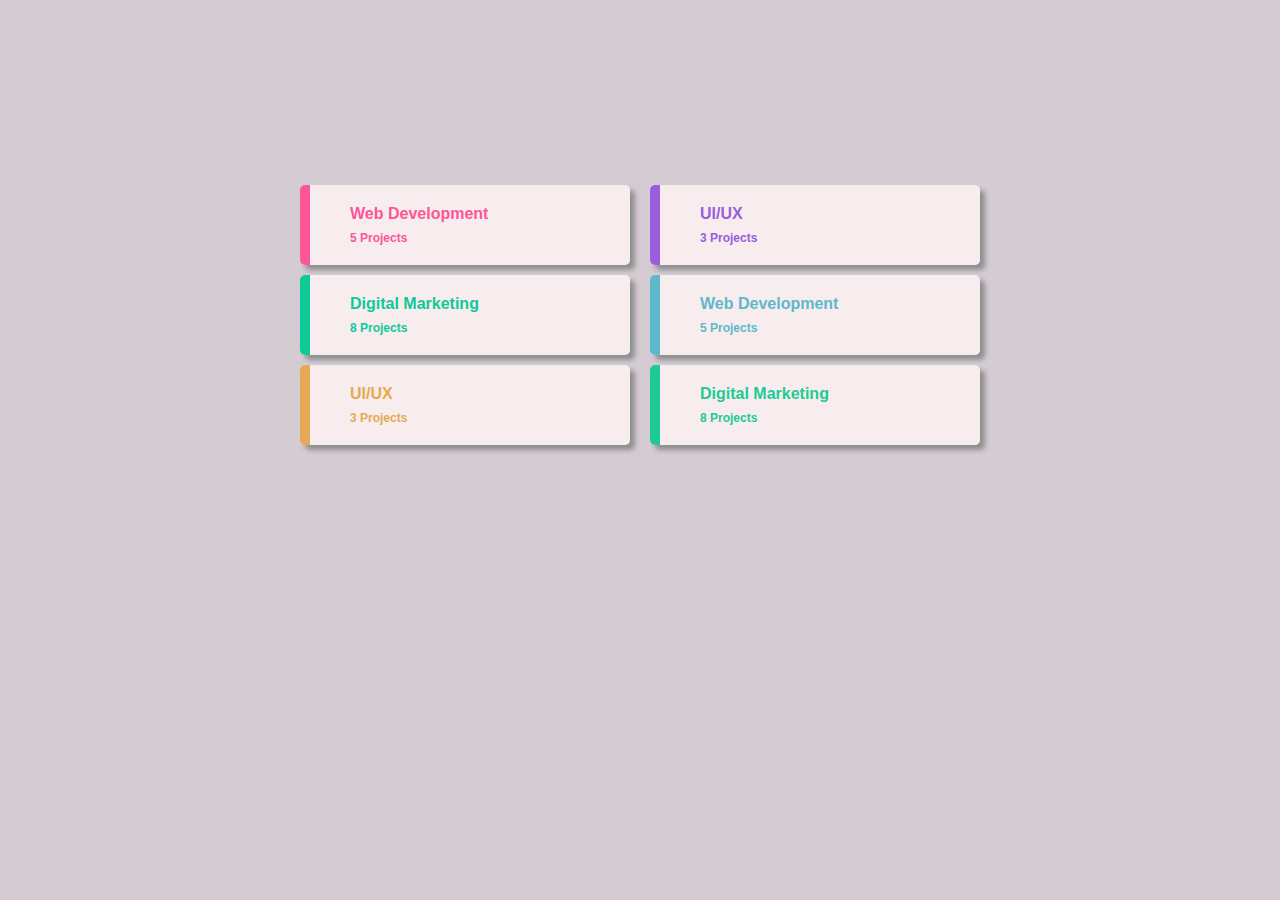
<file: buttons.html>
<!DOCTYPE html>
<html lang="en">

<head>
    <meta charset="UTF-8">
    <meta name="viewport" content="width=device-width, initial-scale=1.0">
    <title>buttons</title>
    <link rel="stylesheet" href="buttons.css">
</head>

<body>
    <div class="main-box">
        <div class="box box1">Web Development <p>5 Projects</p>
            <div class="color b1"></div>
        </div>
        <div class="box box2">UI/UX <p>3 Projects</p>
            <div class="color b2"></div>
        </div>
        <div class="box box3 ">Digital Marketing <p>8 Projects</p>
            <div class="color b3"></div>
        </div>
        <div class="box box4">Web Development <p>5 Projects</p>
            <div class="color b4"></div>
        </div>
        <div class="box box5">UI/UX <p>3 Projects</p>
            <div class="color b5"></div>
        </div>
        <div class="box box6">Digital Marketing <p>8 Projects</p>
            <div class="color b6"></div>
        </div>
    </div>
    <div class="bod">
        <div class="bod2"></div>
    </div>
</body>

</html>
</file>
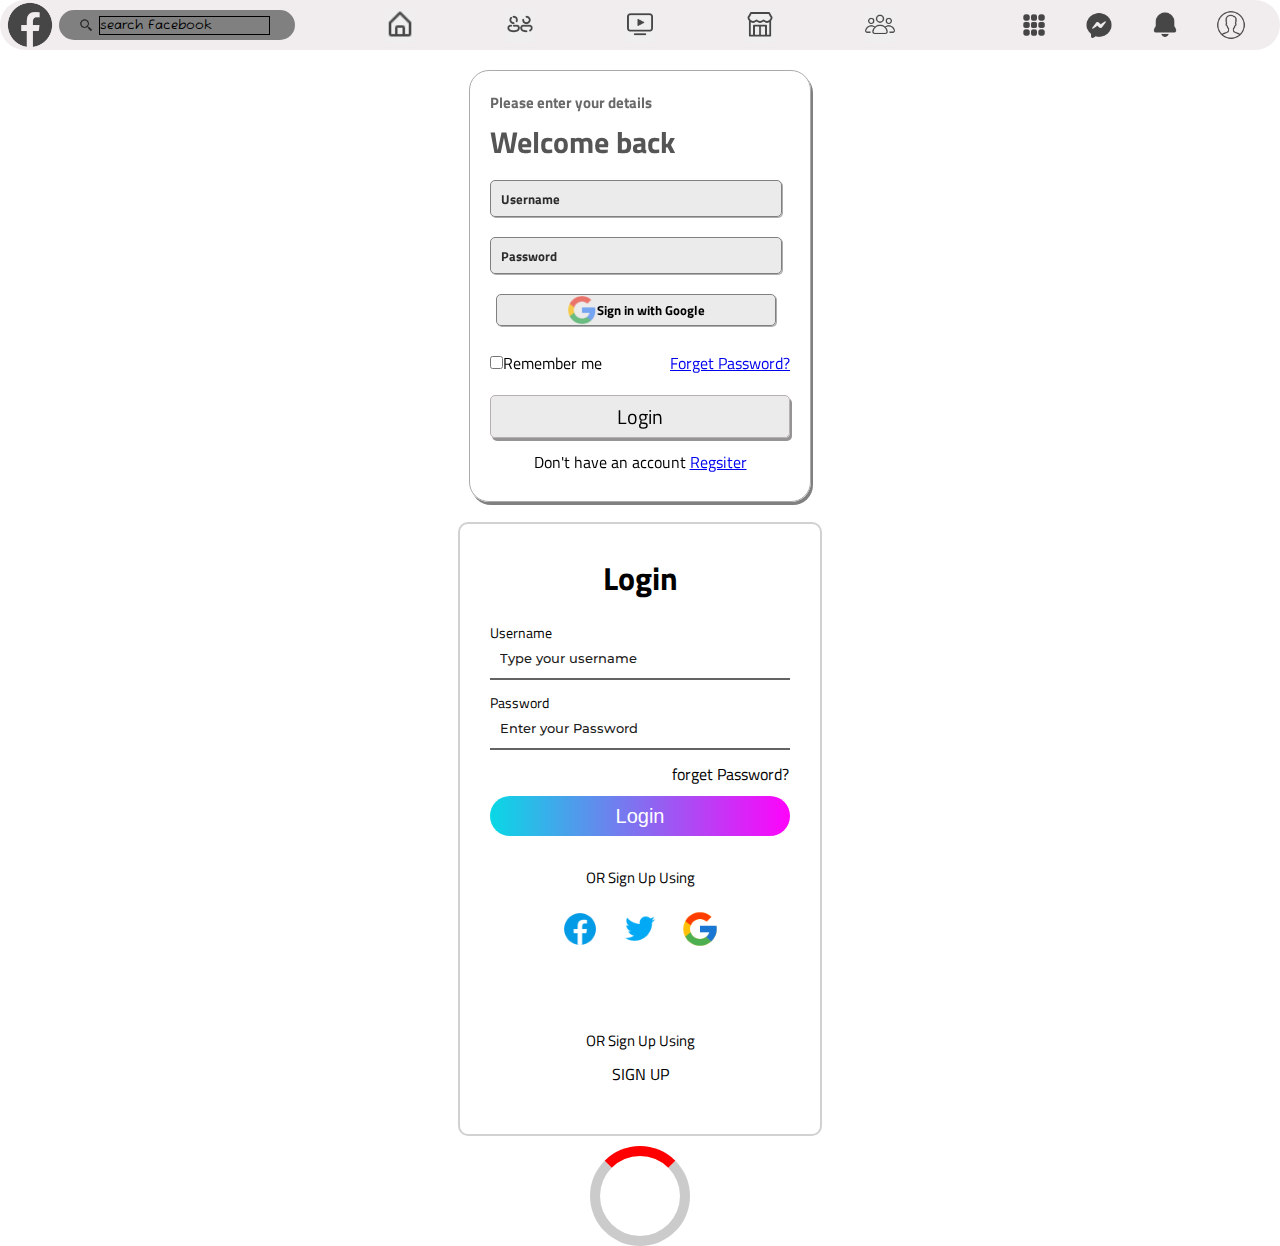
<file: navbar.html>
<!DOCTYPE html>
<html lang="en">

<head>
    <meta charset="UTF-8">
    <meta name="viewport" content="width=device-width, initial-scale=1.0">
    <title>Fcebook Navbar</title>
    <link rel="stylesheet" href="./navstyle.css">
</head>

<body>
    <nav id="navbar">
        <div class="box" id="box1">
            <div id="box1p1"><img src="./Images/icons8-facebook-96.png" alt=""></div>
            <div id="box1p2"> <img src="./Images/search-alt-2-regular-24.png" alt="">
                <input type="text" placeholder="search Facebook" id="searchb">
            </div>
        </div>
        <div class="box" id="box2">
            <button><img src="./Images/home-alt-regular-24.png" alt=""></button>
            <button><img src="./Images/icons8-users-96 (1).png" alt=""></button>
            <button><img src="./Images/icons8-tv-96.png" alt=""></button>
            <button><img src="./Images/icons8-shop-96.png" alt=""></button>
            <button><img src="./Images/icons8-users-96.png" alt=""></button>
        </div>
        <div class="box" id="box3">
            <img src="./Images/icons8-squared-menu-96.png" alt="">
            <img src="./Images/icons8-messenger-96.png" alt="">
            <img src="./Images/icons8-notification-96.png" alt="">
            <img src="./Images/icons8-user-96.png" alt="">
        </div>
    </nav>

    <section id="login">
        <div id="login-box">
            <h3>Please enter your details</h3>
            <h1>Welcome back</h1>
            <div class="input-box">
                <input type="text" placeholder="Username" required>
            </div>
            <div class="input-box">
                <input type="password" placeholder="Password" required>
            </div>
            <div class="input-box">
                <button><img src="./Images/google.png" alt="" id="go"><label for="go">Sign in with
                        Google</label></button>
            </div>
            <div class="remember-forget">
                <label><input type="checkbox">Remember me</label>
                <a href="#">Forget Password?</a>
            </div>


            <button type="submit" class="btn">Login</button>

            <div class="register-link">
                <p>Don't have an account <a href="#">Regsiter</a></p>
            </div>
        </div>
    </section>
    <form class="main-box">
        <h1>Login</h1>
        <div class="username">
            Username
            <label for="" class="ssname">
                <input type="text" placeholder="Type your username">
            </label>
        </div>
        <div class="username">
            Password
            <label for="" class="ssname">
                <input type="password" placeholder="Enter your Password">
            </label>
        </div>
        <label class="dd">forget Password?</label>

        <button type="submit">Login</button>

        <p class="ss">OR Sign Up Using
        <p>

        <div class="imgg">
            <img src="[data-uri]"
                alt="facebook-new">
            <img src="[data-uri]"
                alt="twitter--v1">
            <img src="[data-uri]"
                alt="google-logo">
        </div>

        <p class="or">OR Sign Up Using
        <p>
            <label for="" class="sign-up">Sign up</label>

    </form>
    <button class="ani"></button>
</body>

</html>
</file>
<file: buttons.css>
*{
    margin: 0;
    padding: 0;
}
body{
    background: #d4cbd3;
}
.main-box{
    /* border: 1px solid green; */
    margin: 180px auto;
    display: flex;
    flex-wrap: wrap;
    align-items: center;
    justify-content: center;
    width: 700px;
    height: 270px;
    font-family: arial;
}
.box{
    display: flex;
    flex-direction: column;
    padding: 5px 0px 5px 50px;
    align-items: flex-start;
    justify-content: center;
    margin: 2px auto;
    height: 70px;
    width: 40%;
    border-radius: 5px;
    background: rgba(255, 245, 245, .8);
    box-shadow: 5px 5px 5px rgb(143, 143, 143);
    cursor: pointer;
    position: relative;
    transition:  color  .4s ease-in-out;
    font-weight: bold;
    z-index: 1;
    
}
.box p{
    margin-top: 8px;
    font-size: 12px;
}
.box1{
    color: #fd5598;
}
.b1{
    background: #fd5598;
}
.box2{
    color: #9b5ddb;
}
.b2{
    background: #9b5ddb;
}
.box3{
    color: #0eca96;
}
.b3{
    background: #0eca96;
}
.box4{
    color: #5eb8cc;
}
.b4{
    background: #5eb8cc;
}
.box5{
    color: #e5aa51;
}
.b5{
    background: #e5aa51;
}
.box6{
    color: #1dca95;
}
.b6{
    background: #1dca95;
}
.color{
    position: absolute;
    height: 100%;
    width: 10px;
    border: none;
    left: 0;
    border-radius: 5px 0px 0px 5px;
    transition:  width  .4s ease-in-out;
    z-index: -1;
}
.box:hover .color{
    width: 100%;
    border-radius: 5px;
    border: none;
}
.box:hover{
    color: #fff;
}
</file>
<file: navstyle.css>
@import url('https://fonts.googleapis.com/css2?family=Fuzzy+Bubbles:wght@400;700&family=Playwrite+VN:wght@100..400&family=Sixtyfour&display=swap');
@import url('https://fonts.googleapis.com/css2?family=Titillium+Web:ital,wght@0,200;0,300;0,400;0,600;0,700;0,900;1,200;1,300;1,400;1,600;1,700&display=swap');
@import url('https://fonts.googleapis.com/css2?family=Montserrat:ital,wght@0,100..900;1,100..900&display=swap');

* {
    margin: 0;
    padding: 0;
}


#navbar {
    /* border: 2px solid red; */
    height: 50px;
    width: 100%;
    display: flex;
    flex-direction: row;
    border-radius: 50px;
    background: rgba(228, 220, 224, 0.5);
    z-index: -1;
}

.box {
    height: 100%;
    width: 100%;
    display: flex;
    /* border: 2px solid green; */
}
.box> button{
    border: none ;
    cursor: pointer;
    padding: 0;
}

img {
    height: 30px;
    width: 30px;
}

/* all boxes */
#box1,
#box2,
#box3 {
    height: 100%;
    display: flex;
    flex-direction: row;
    align-items: center;
    justify-content: space-between;
}

#box1,
#box3 {
    width: 30%;
}

/* box1 */

#box1p1 {
    display: flex;
    align-items: center;
    justify-content: center;
    width: 20%;
    height: 100%;
    /* border: 2px solid black; */
}

#box1p1>img {
    cursor: pointer;
    height: 50px;
    width: 50px;
    border-radius: 50px;
    transition: all 0.5s ease-in-out;
}
#box1p2> #searchb{
    border: hidden;
    height: 70%;
    font-family:"Fuzzy Bubbles", serif; 
    background: gray;
    padding-left: 5px;
}
#box1p2> #searchb::placeholder{
    color: black; 
    border: 1px solid rgb(0, 0, 0);
}
#box1p2> #searchb:focus{
    outline: none;
}
#box1p2 {
    height: 60%;
    display: flex;
    align-items: center;
    width: 80%;
    background-color: gray;
    /* border: 2px solid black; */
    border-radius: 50px;
    font-family:"Fuzzy Bubbles", serif; ;
    font-size: 15px;
}

#box1p2>img {
    padding-left: 20px;
    height: 15px;
    width: 15px;
}


/* box 2 */
#box2 {
    width: 70%;
    justify-content: space-evenly !important;
}

#box2>img {
    padding: 2px;
    border-radius: 50px;
    height: 22px;
    width: 22px;
    cursor: pointer;
    /* border: 2px solid rgb(63, 61, 61); */
    transition: all .2s ease-in;
}
/* box3 */
#box3 {
    justify-content: space-evenly;
}
#box3> img{
    /* border: 2px solid red; */
    border-radius: 50px;
    cursor: pointer;
    padding: 2px;
    transition: all .4s ease-in;
}
img{
opacity: 70%;
}
img:hover{
opacity: 100%;
}

#login{
    /* border: 2px solid red; */
    display: flex;
    justify-content: center;
    align-items: center;
    font-family: "Titillium Web", serif;
}
#login-box{
    display: flex;
    flex-direction: column;
    justify-content: top;
    height: 400px;
    width: 300px;
    padding: 15px 20px 15px 20px;
    margin: 20px ;
    border: 1px solid rgb(170, 170, 170);
    border-radius: 20px;
    background: transparent;
    backdrop-filter: blur(5px);
    box-shadow: 2px 3px gray;
}
#login-box h3{
    font-size: 15px;
    color: #696969;
    margin-bottom: -5px;
    margin-top: 5px;
}
#login-box h1{
    color: rgb(85, 85, 85);
    font-size: 30px;
    margin: 10px 0 0 0;
}
#login-box .input-box{
    /* border: 2px solid  red; */
    padding: 5px 20px 5px 0px;
    margin-top: 10px;
}
#login-box .input-box input{
    padding: 5px 0px 5px 10px;
    font-family:"Titillium Web", serif ;
    height: 25px;
    width: 100%;
    border-radius: 5px;
    box-shadow: 1px 1px rgb(173, 173, 173);
    border: 1px solid gray;
    background: rgba(218, 216, 216, 0.5);
    font-weight: bold;


}
#login-box .input-box input::placeholder{
    color: rgb(44, 44, 44);
    font-weight: bold;
}
/* #login-box .input-box input:active{
    outline: none;
} */
#login-box .input-box input:focus-visible{
    outline: none;
    background: rgba(218, 216, 216, 0.5);
}
#login-box .input-box button{
    display: flex;
    align-items: center;
    justify-content: center;
    margin-left: 6px;
    width: 100%;
    font-family:"Titillium Web", serif ;
    box-shadow: 1px 1px rgb(173, 173, 173);
    border: 1px solid gray;
    background: rgba(218, 216, 216, 0.5);
    font-weight: bold;
    border-radius: 5px;
    cursor: pointer;
}
#login-box .input-box button > img, label{
    cursor: pointer;
}
#login-box .remember-forget{
    display: flex;
    justify-content: space-between;
    margin-top: 20px;
    /* border: 2px solid red; */
}
#login-box .btn{
    font-size: 20px;
    cursor: pointer;
    margin-top: 20px;
    font-family:"Titillium Web", serif ;
    padding: 5px;
    border: 1px solid rgb(184, 176, 176);
    border-radius: 5px ;
    background: rgba(218, 216, 216, 0.5);
    box-shadow: 2px 3px rgb(148, 148, 148) ;
}
#login-box .register-link{
    /* border: 1px solid red; */
    margin-top: 12px;
    text-align: center;
}


.main-box{
    
    display: flex;
    flex-direction: column;
    align-items: center;
    height: 550px ;
    width: 300px;
    margin: auto;
    border-radius: 10px;
    padding: 30px;
    border: 2px solid rgb(209, 209, 209);
    font-family: "Titillium Web", serif;
    background: #fff;
    margin-bottom: 10px;
}
.username{

    display: flex;
    flex-direction: column;
    /* border: 2px solidred; */
    height: 70px;
    width: 100%;
    font-size: 14px;
}
.main-box h1{
    margin-bottom: 20px;
    text-align: center;
}
.ssname{
    display: flex;

}
.ssname input{
    width: 100%;
    padding: 7px 0px 12px 10px;
    outline: none;
    font-size: 13px;
    border: none;
    border-bottom: 2px solid rgb(99, 99, 99) ;
    background: transparent;
    font-family: "Montserrat", serif;
    color: black;
    font-weight: bold;
}
.ssname input::placeholder{
    color: rgb(29, 28, 28);
    /* border: 2px solid green; */
    outline: none;
    border: none;
    font-family: "Montserrat", serif;
    font-weight: 500;

}
.main-box .dd{
    display: inline-flex;
    margin-left: 180px;
    /* border: 2px solid black; */
    text-align: right;
}
.main-box .dd:hover{
    text-decoration:  1px solid blue underline;
    color: blue;
}
.main-box button{
    background: linear-gradient(to right, rgb(9, 216, 229), rgb(255, 3, 251));
    width: 300px;
    margin: 10px 0 0 0;
    height: 40px;
    border-radius: 50px;
    border: none;
    font-size: 20px;
    color: white;
    cursor: pointer;
}
.ss{
    text-align: center;
    width: 100%;
    margin-top: 30px;
    font-size: 15px;
}
.imgg{
    display: flex;
    flex-direction: row;
    /* border: 2px solid red; */
    justify-content: center;
    margin-top: 20px;
}
.imgg img{
    height: 40px;
    width: 40px;
    opacity: 100%;
    cursor: pointer;
    margin: 0px 10px 0px 10px;
}
.or{
    text-align: center;
    width: 100%;
    margin-top: 80px;
    font-size: 15px;
}
.sign-up{
    display: inline-flex;
    text-transform: uppercase;
    margin-top: 10px;
    width: 100%;
    text-align: center;
}

.ani{
    display: block;
    height: 100px ;
    width: 100px;
    margin: auto;
    border: 10px solid rgba(151, 151, 151, 0.5);
    background: transparent ;
    border-top: 10px solid red;
    border-radius: 50%;
    animation: spin 1s linear infinite;
}
@keyframes spin {
    0% { transform: rotate(0deg); }
    100% { transform: rotate(360deg); }
  }
</file>
